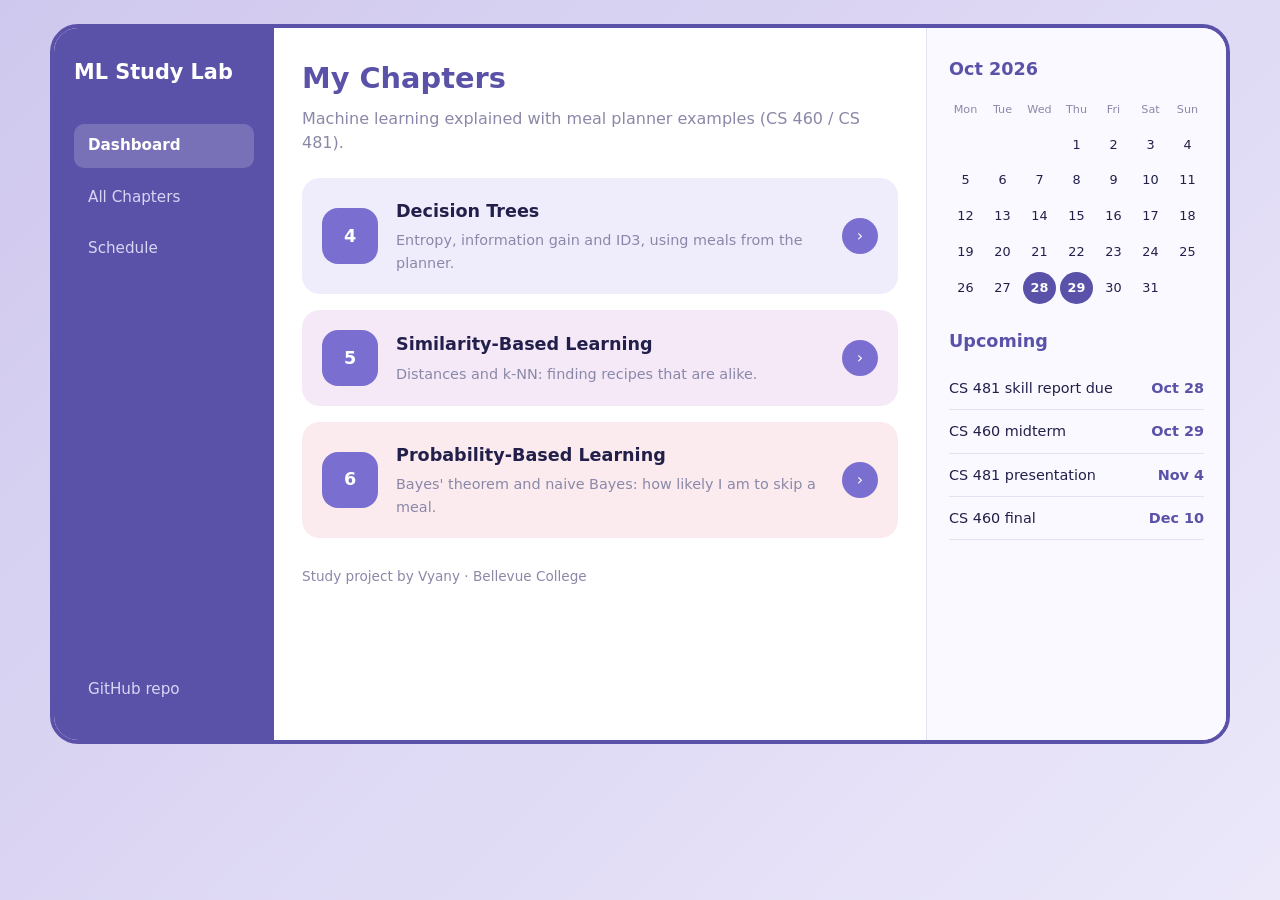
<file: index.html>
<!doctype html>
<html lang="en">
<head>
  <meta charset="utf-8">
  <meta name="viewport" content="width=device-width, initial-scale=1">
  <title>ML Study Lab</title>
  <link rel="stylesheet" href="assets/style.css">
</head>
<body>
  <div class="app">

    <aside class="sidebar">
      <div class="brand">ML Study Lab</div>
      <a class="active" href="index.html">Dashboard</a>
      <a href="#chapters">All Chapters</a>
      <a href="#schedule">Schedule</a>
      <a class="bottom" href="https://github.com/Vyany-BC/study-sessions">GitHub repo</a>
    </aside>

    <main class="main">
      <h1>My Chapters</h1>
      <p class="subtitle">Machine learning explained with meal planner examples (CS 460 / CS 481).</p>

      <div id="chapters">
        <a class="card lav" href="chapter-4.html">
          <div class="badge">4</div>
          <div>
            <h3>Decision Trees</h3>
            <p>Entropy, information gain and ID3, using meals from the planner.</p>
          </div>
          <div class="go">&rsaquo;</div>
        </a>

        <a class="card pink" href="chapter-5.html">
          <div class="badge">5</div>
          <div>
            <h3>Similarity-Based Learning</h3>
            <p>Distances and k-NN: finding recipes that are alike.</p>
          </div>
          <div class="go">&rsaquo;</div>
        </a>

        <a class="card peach" href="chapter-6.html">
          <div class="badge">6</div>
          <div>
            <h3>Probability-Based Learning</h3>
            <p>Bayes' theorem and naive Bayes: how likely I am to skip a meal.</p>
          </div>
          <div class="go">&rsaquo;</div>
        </a>

      <footer>Study project by Vyany &middot; Bellevue College</footer>
    </main>

    <aside class="panel" id="schedule">
      <h2>Oct 2026</h2>
      <div class="calendar">
        <span class="dow">Mon</span><span class="dow">Tue</span><span class="dow">Wed</span><span class="dow">Thu</span><span class="dow">Fri</span><span class="dow">Sat</span><span class="dow">Sun</span>
        <span></span><span></span><span></span>
        <span>1</span><span>2</span><span>3</span><span>4</span><span>5</span><span>6</span><span>7</span><span>8</span><span>9</span><span>10</span><span>11</span><span>12</span><span>13</span><span>14</span><span>15</span><span>16</span><span>17</span><span>18</span><span>19</span><span>20</span><span>21</span><span>22</span><span>23</span><span>24</span><span>25</span><span>26</span><span>27</span>
        <span class="hl">28</span><span class="hl">29</span>
        <span>30</span><span>31</span>
      </div>

      <h2>Upcoming</h2>
      <ul class="upcoming">
        <li><span>CS 481 skill report due</span><span class="date">Oct 28</span></li>
        <li><span>CS 460 midterm</span><span class="date">Oct 29</span></li>
        <li><span>CS 481 presentation</span><span class="date">Nov 4</span></li>
        <li><span>CS 460 final</span><span class="date">Dec 10</span></li>
      </ul>
    </aside>

  </div>
</body>
</html>
</file>
<file: assets/style.css>
:root {
  --purple-900: #3b3680;
  --purple-700: #5a52a8;
  --purple-500: #7a6fd0;
  --purple-100: #ebe8fb;
  --bg: #e9e5f7;
  --panel: #ffffff;
  --text: #22204a;
  --muted: #8a88a8;
  --border: #e4e1f2;
  --card-lav: #efedfc;
  --card-pink: #f5e9f8;
  --card-peach: #fbebee;
}

* { box-sizing: border-box; }

body {
  margin: 0;
  font-family: system-ui, -apple-system, "Segoe UI", sans-serif;
  line-height: 1.55;
  color: var(--text);
  background: linear-gradient(135deg, #cfc8ee, #ece8fa);
  min-height: 100vh;
  padding: 24px;
}

.app {
  display: grid;
  grid-template-columns: 220px minmax(0, 1fr) 300px;
  max-width: 1180px;
  margin: 0 auto;
  background: var(--panel);
  border: 4px solid var(--purple-700);
  border-radius: 28px;
  overflow: hidden;
  min-height: 80vh;
}

/* Sidebar */
.sidebar {
  background: var(--purple-700);
  color: #fff;
  padding: 28px 20px;
  display: flex;
  flex-direction: column;
  gap: 8px;
}
.brand { font-size: 1.3rem; font-weight: 700; margin-bottom: 28px; }
.sidebar a {
  color: #d9d5f5;
  text-decoration: none;
  padding: 10px 14px;
  border-radius: 10px;
  font-size: 0.95rem;
}
.sidebar a:hover { background: rgba(255,255,255,0.1); color: #fff; }
.sidebar a.active { background: rgba(255,255,255,0.18); color: #fff; font-weight: 600; }
.sidebar .bottom { margin-top: auto; }

/* Main area */
.main { padding: 28px 28px 36px; background: var(--panel); }
.main h1 { color: var(--purple-700); font-size: 1.8rem; margin: 0 0 6px; }
.main .subtitle { color: var(--muted); margin: 0 0 22px; }
.main h2 { color: var(--purple-700); font-size: 1.15rem; margin-top: 0; }

/* Chapter cards */
.card {
  display: flex;
  align-items: center;
  gap: 18px;
  border-radius: 18px;
  padding: 20px;
  margin-bottom: 16px;
  text-decoration: none;
  color: var(--text);
}
.card.lav { background: var(--card-lav); }
.card.pink { background: var(--card-pink); }
.card.peach { background: var(--card-peach); }
.card .badge {
  flex: none;
  width: 56px; height: 56px;
  border-radius: 16px;
  background: var(--purple-500);
  color: #fff;
  font-weight: 700;
  display: grid; place-items: center;
  font-size: 1.1rem;
}
.card h3 { margin: 0 0 4px; font-size: 1.1rem; }
.card p { margin: 0; color: var(--muted); font-size: 0.9rem; }
.card .go {
  margin-left: auto;
  flex: none;
  width: 36px; height: 36px;
  border-radius: 50%;
  background: var(--purple-500);
  color: #fff;
  display: grid; place-items: center;
}
.card.soon { opacity: 0.65; }

/* Content sections (chapter pages) */
section {
  background: var(--card-lav);
  border-radius: 16px;
  padding: 18px 20px;
  margin: 16px 0;
}
section h2 { margin-top: 0; }
table { border-collapse: collapse; width: 100%; background: #fff; border-radius: 10px; overflow: hidden; }
th, td { border: 1px solid var(--border); padding: 6px 10px; text-align: left; }
th { background: var(--purple-100); }
code { background: var(--purple-100); padding: 1px 6px; border-radius: 5px; }
details { margin-top: 10px; }
summary { cursor: pointer; color: var(--purple-700); font-weight: 600; }
a { color: var(--purple-700); }

/* Right panel */
.panel { background: #faf9ff; padding: 28px 22px; border-left: 1px solid var(--border); }
.panel h2 { color: var(--purple-700); font-size: 1.1rem; margin: 0 0 12px; }
.calendar { display: grid; grid-template-columns: repeat(7, 1fr); gap: 4px; text-align: center; font-size: 0.8rem; margin-bottom: 24px; }
.calendar .dow { color: var(--muted); font-size: 0.7rem; }
.calendar span { padding: 6px 0; border-radius: 50%; }
.calendar .hl { background: var(--purple-700); color: #fff; font-weight: 700; }
.upcoming { list-style: none; padding: 0; margin: 0; }
.upcoming li { display: flex; justify-content: space-between; gap: 10px; padding: 10px 0; border-bottom: 1px solid var(--border); font-size: 0.9rem; }
.upcoming .date { color: var(--purple-700); font-weight: 600; white-space: nowrap; }

footer { margin-top: 28px; color: var(--muted); font-size: 0.85rem; }

/* Responsive */
@media (max-width: 900px) {
  body { padding: 10px; }
  .app { grid-template-columns: 1fr; border-radius: 20px; }
  .sidebar { flex-direction: row; flex-wrap: wrap; align-items: center; padding: 14px; }
  .brand { margin: 0 12px 0 0; }
  .sidebar .bottom { margin-top: 0; margin-left: auto; }
  .panel { border-left: none; border-top: 1px solid var(--border); }
}

/* ---- Added for formulas, diagrams and runnable code ---- */
.katex-display { overflow-x: auto; overflow-y: hidden; padding: 4px 0; }

pre {
  background: #fff;
  border: 1px solid var(--border);
  border-radius: 10px;
  padding: 12px 14px;
  overflow-x: auto;
  font-size: 0.9rem;
}
pre code { background: none; padding: 0; }

pre.mermaid {
  background: #fff;
  text-align: center;
  padding: 16px;
}

.runner {
  background: #fff;
  border: 1px solid var(--border);
  border-radius: 12px;
  padding: 10px;
  margin: 12px 0;
}
.runner textarea {
  width: 100%;
  font-family: ui-monospace, SFMono-Regular, Menlo, Consolas, monospace;
  font-size: 0.88rem;
  line-height: 1.45;
  color: var(--text);
  background: #faf9ff;
  border: 1px solid var(--border);
  border-radius: 8px;
  padding: 10px;
  resize: vertical;
  tab-size: 4;
}
.runner-bar { display: flex; align-items: center; gap: 8px; margin: 8px 0; flex-wrap: wrap; }
.runner-bar button {
  background: var(--purple-700);
  color: #fff;
  border: 0;
  border-radius: 8px;
  padding: 7px 16px;
  font-weight: 600;
  cursor: pointer;
}
.runner-bar button:hover { background: var(--purple-900); }
.runner-bar button.secondary { background: var(--purple-100); color: var(--purple-700); }
.runner-hint { color: var(--muted); font-size: 0.8rem; }
.runner-out { min-height: 2.4em; margin: 0; background: #faf9ff; white-space: pre-wrap; }
.runner-error { color: #a33; font-size: 0.9rem; }

/* Hidden helper code is removed by site.js; this hides it if scripts are blocked. */
pre.py-setup { display: none; }

/* Keep wide content (tables, formulas, code) inside its column so the right panel is not cut off */
.main { min-width: 0; }
section { overflow-x: auto; }
</file>
